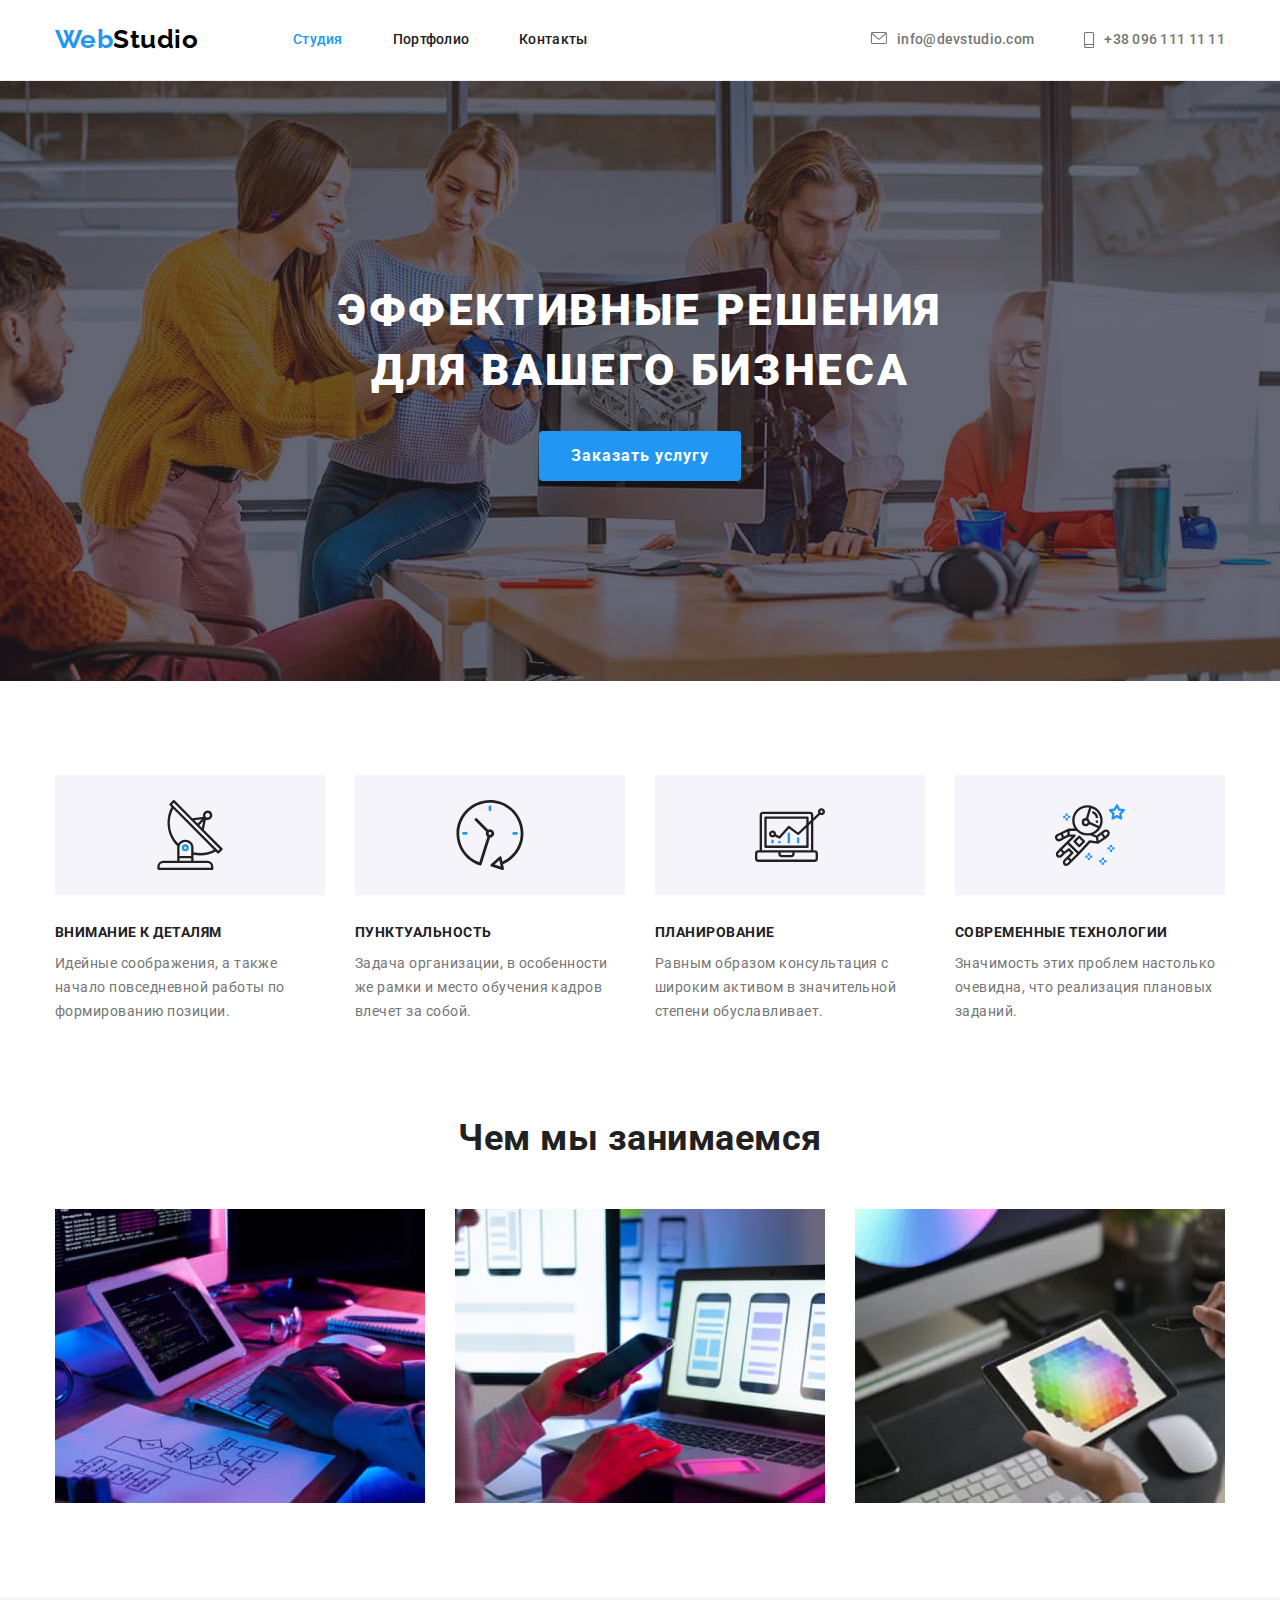
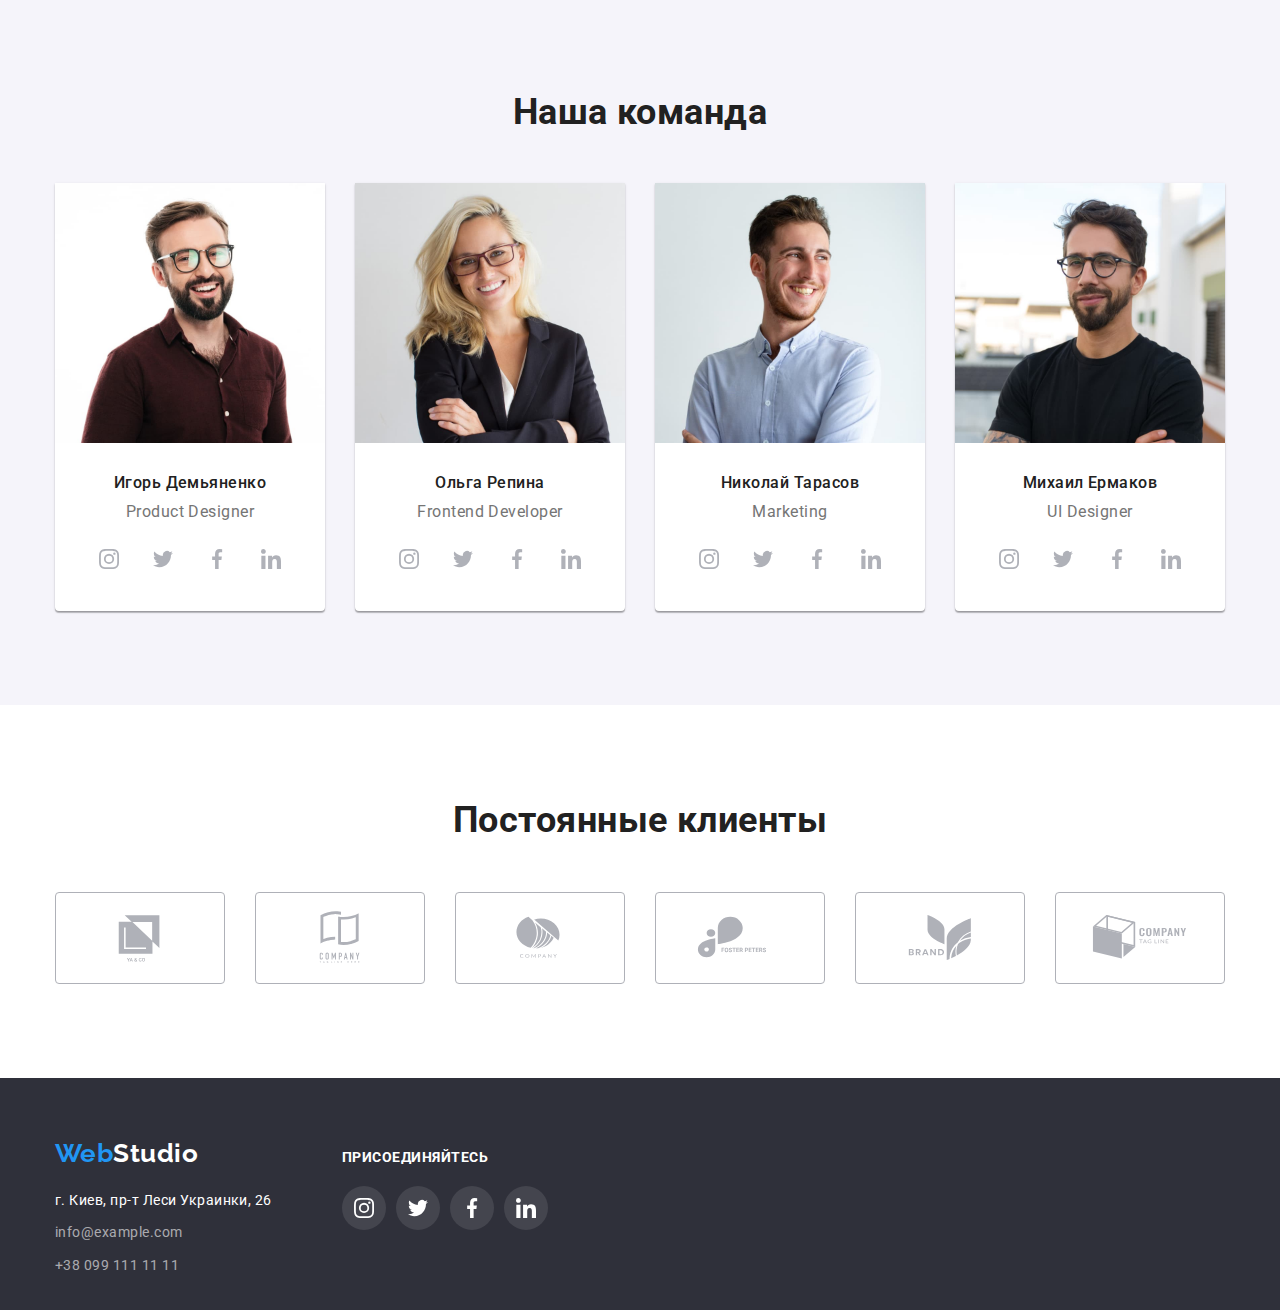
<file: index.html>
<!DOCTYPE html>
<html lang="ru">
  <head>
    <meta charset="UTF-8" />
    <meta http-equiv="X-UA-Compatible" content="IE=edge" />
    <meta name="viewport" content="width=device-width, initial-scale=1.0" />
    <link rel="preconnect" href="https://fonts.googleapis.com" />
    <link rel="preconnect" href="https://fonts.gstatic.com" crossorigin />
    <link
      href="https://fonts.googleapis.com/css2?family=Raleway:wght@700&family=Roboto:wght@400;500;700;900&display=swap"
      rel="stylesheet"
    />
    <title>Document</title>
    <link
      rel="stylesheet"
      href="https://cdnjs.cloudflare.com/ajax/libs/modern-normalize/1.1.0/modern-normalize.min.css"
    />
    <link rel="stylesheet" href="./css/styles.css" />
  </head>
  <body>
    <!--Шапка-->
    <header class="header">
      <div class="container main-nav">
        <nav class="site-nav">
          <a href="./index.html" class="logo"
            ><span class="accent">Web</span>Studio</a
          >
          <ul class="site-nav list">
            <li class="item">
              <a href="./index.html" class="link current">Студия</a>
            </li>
            <li class="item">
              <a href="./portfolio.html" class="link">Портфолио</a>
            </li>
            <li class="item"><a href="" class="link">Контакты</a></li>
          </ul>
        </nav>
        <ul class="site-contacts list">
          <li class="item">
            <a class="link" href="mailto:info@devstudio.com">
              <svg class="contact-icon" width="16" height="12">
                <use
                  href="./images/icons.svg/symbol-defs.svg#icon-envelope"
                ></use>
              </svg>
              info@devstudio.com</a
            >
          </li>
          <li class="item">
            <a class="link" href="tel:+38 096 111 11 11">
              <svg class="contact-icon" width="10" height="16">
                <use
                  href="./images/icons.svg/symbol-defs.svg#icon-smartphone"
                ></use>
              </svg>
              +38 096 111 11 11</a
            >
          </li>
        </ul>
      </div>
    </header>

    <!-- Main -->
    <main>
      <!--Герой-->
      <div>
        <section class="hero">
          <div class="container">
            <h1 class="hero-title">Эффективные решения для вашего бизнеса</h1>
            <button type="button" class="hero-button">Заказать услугу</button>
          </div>
        </section>
      </div>

      <!--Преимущества-->
      <section class="section">
        <div class="container">
          <h2 class="visually-hidden">Преимущества</h2>
          <ul class="feature list">
            <li class="feature-card">
              <div class="features">
                <svg class="feature-icon" width="70" height="70">
                  <use
                    href="./images/icons.svg/symbol-defs.svg#icon-antenna"
                  ></use>
                </svg>
              </div>
              <h3 class="section-work">Внимание к деталям</h3>
              <p class="paragraf">
                Идейные соображения, а также начало повседневной работы по
                формированию позиции.
              </p>
            </li>
            <li class="feature-card">
              <div class="features">
                <svg class="feature-icon" width="70" height="70">
                  <use
                    href="./images/icons.svg/symbol-defs.svg#icon-clock"
                  ></use>
                </svg>
              </div>
              <h3 class="section-work">Пунктуальность</h3>
              <p class="paragraf">
                Задача организации, в особенности же рамки и место обучения
                кадров влечет за собой.
              </p>
            </li>
            <li class="feature-card">
              <div class="features">
                <svg class="feature-icon" width="70" height="70">
                  <use
                    href="./images/icons.svg/symbol-defs.svg#icon-diagram"
                  ></use>
                </svg>
              </div>
              <h3 class="section-work">Планирование</h3>
              <p class="paragraf">
                Равным образом консультация с широким активом в значительной
                степени обуславливает.
              </p>
            </li>
            <li class="feature-card">
              <div class="features">
                <svg class="feature-icon" width="70" height="70">
                  <use
                    href="./images/icons.svg/symbol-defs.svg#icon-astronaut"
                  ></use>
                </svg>
              </div>
              <h3 class="section-work">Современные технологии</h3>
              <p class="paragraf">
                Значимость этих проблем настолько очевидна, что реализация
                плановых заданий.
              </p>
            </li>
          </ul>
        </div>
      </section>

      <!--Чем мы занимаемся-->
      <section class="section no-padding">
        <div class="container">
          <h2 class="section-title">Чем мы занимаемся</h2>
          <ul class="main-list list">
            <li class="item">
              <img
                src="./images/img1.jpg"
                alt="программист пишет код"
                width="370"
                height="294"
              />
            </li>
            <li class="item">
              <img
                src="./images/img2.jpg"
                alt="программист пишет код для приложения на смартфон"
                width="370"
                height="294"
              />
            </li>
            <li class="item">
              <img
                src="./images/img3.jpg"
                alt="дизайнер держит цветовую паллету"
                width="370"
                height="294"
              />
            </li>
          </ul>
        </div>
      </section>

      <!--Наша команда-->
      <section class="team">
        <div class="container">
          <h2 class="team-title">Наша команда</h2>
          <ul class="main-list list">
            <li class="cards">
              <img
                src="./images/img4.jpg"
                alt="фото Игоря Демьяненко"
                width="270"
                height="260"
              />
              <div class="team-text">
                <h3 class="team-names">Игорь Демьяненко</h3>
                <p lang="en">Product Designer</p>
                <ul class="team-soc-list list">
                  <li class="team-soc-item">
                    <a href="" class="team-soc-link link">
                      <svg class="team-soc-icon" width="20" height="20">
                        <use
                          href="./images/icons.svg/symbol-defs.svg#icon-instagram"
                        ></use>
                      </svg>
                    </a>
                  </li>
                  <li class="team-soc-item">
                    <a href="" class="team-soc-link link">
                      <svg class="team-soc-icon" width="20" height="20">
                        <use
                          href="./images/icons.svg/symbol-defs.svg#icon-twitter"
                        ></use>
                      </svg>
                    </a>
                  </li>
                  <li class="team-soc-item">
                    <a href="" class="team-soc-link link">
                      <svg class="team-soc-icon" width="20" height="20">
                        <use
                          href="./images/icons.svg/symbol-defs.svg#icon-facebook"
                        ></use>
                      </svg>
                    </a>
                  </li>
                  <li class="team-soc-item">
                    <a href="" class="team-soc-link link">
                      <svg class="team-soc-icon" width="20" height="20">
                        <use
                          href="./images/icons.svg/symbol-defs.svg#icon-linkedin"
                        ></use>
                      </svg>
                    </a>
                  </li>
                </ul>
              </div>
            </li>
            <li class="cards">
              <img
                src="./images/img5.jpg"
                alt="фото Ольги Репиной"
                width="270"
                height="260"
              />
              <div class="team-text">
                <h3 class="team-names">Ольга Репина</h3>
                <p lang="en">Frontend Developer</p>
                <ul class="team-soc-list list">
                  <li class="team-soc-item">
                    <a href="" class="team-soc-link link">
                      <svg class="team-soc-icon" width="20" height="20">
                        <use
                          href="./images/icons.svg/symbol-defs.svg#icon-instagram"
                        ></use>
                      </svg>
                    </a>
                  </li>
                  <li class="team-soc-item">
                    <a href="" class="team-soc-link link">
                      <svg class="team-soc-icon" width="20" height="20">
                        <use
                          href="./images/icons.svg/symbol-defs.svg#icon-twitter"
                        ></use>
                      </svg>
                    </a>
                  </li>
                  <li class="team-soc-item">
                    <a href="" class="team-soc-link link">
                      <svg class="team-soc-icon" width="20" height="20">
                        <use
                          href="./images/icons.svg/symbol-defs.svg#icon-facebook"
                        ></use>
                      </svg>
                    </a>
                  </li>
                  <li class="team-soc-item">
                    <a href="" class="team-soc-link link">
                      <svg class="team-soc-icon" width="20" height="20">
                        <use
                          href="./images/icons.svg/symbol-defs.svg#icon-linkedin"
                        ></use>
                      </svg>
                    </a>
                  </li>
                </ul>
              </div>
            </li>
            <li class="cards">
              <img
                src="./images/img6.jpg"
                alt="фото Николая Тарасова"
                width="270"
                height="260"
              />
              <div class="team-text">
                <h3 class="team-names">Николай Тарасов</h3>
                <p lang="en">Marketing</p>
                <ul class="team-soc-list list">
                  <li class="team-soc-item">
                    <a href="" class="team-soc-link link">
                      <svg class="team-soc-icon" width="20" height="20">
                        <use
                          href="./images/icons.svg/symbol-defs.svg#icon-instagram"
                        ></use>
                      </svg>
                    </a>
                  </li>
                  <li class="team-soc-item">
                    <a href="" class="team-soc-link link">
                      <svg class="team-soc-icon" width="20" height="20">
                        <use
                          href="./images/icons.svg/symbol-defs.svg#icon-twitter"
                        ></use>
                      </svg>
                    </a>
                  </li>
                  <li class="team-soc-item">
                    <a href="" class="team-soc-link link">
                      <svg class="team-soc-icon" width="20" height="20">
                        <use
                          href="./images/icons.svg/symbol-defs.svg#icon-facebook"
                        ></use>
                      </svg>
                    </a>
                  </li>
                  <li class="team-soc-item">
                    <a href="" class="team-soc-link link">
                      <svg class="team-soc-icon" width="20" height="20">
                        <use
                          href="./images/icons.svg/symbol-defs.svg#icon-linkedin"
                        ></use>
                      </svg>
                    </a>
                  </li>
                </ul>
              </div>
            </li>
            <li class="cards">
              <img
                src="./images/img7.jpg"
                alt="фото Михаила Ермакова"
                width="270"
                height="260"
              />
              <div class="team-text">
                <h3 class="team-names">Михаил Ермаков</h3>
                <p lang="en">UI Designer</p>
                <ul class="team-soc-list list">
                  <li class="team-soc-item">
                    <a href="" class="team-soc-link link">
                      <svg class="team-soc-icon" width="20" height="20">
                        <use
                          href="./images/icons.svg/symbol-defs.svg#icon-instagram"
                        ></use>
                      </svg>
                    </a>
                  </li>
                  <li class="team-soc-item">
                    <a href="" class="team-soc-link link">
                      <svg class="team-soc-icon" width="20" height="20">
                        <use
                          href="./images/icons.svg/symbol-defs.svg#icon-twitter"
                        ></use>
                      </svg>
                    </a>
                  </li>
                  <li class="team-soc-item">
                    <a href="" class="team-soc-link link">
                      <svg class="team-soc-icon" width="20" height="20">
                        <use
                          href="./images/icons.svg/symbol-defs.svg#icon-facebook"
                        ></use>
                      </svg>
                    </a>
                  </li>
                  <li class="team-soc-item">
                    <a href="" class="team-soc-link link">
                      <svg class="team-soc-icon" width="20" height="20">
                        <use
                          href="./images/icons.svg/symbol-defs.svg#icon-linkedin"
                        ></use>
                      </svg>
                    </a>
                  </li>
                </ul>
              </div>
            </li>
          </ul>
        </div>
      </section>

      <!-- Постоянные клиенты -->
      <section class="section">
        <div class="container">
          <h2 class="section-title">Постоянные клиенты</h2>
          <ul class="clients list">
            <li class="clients-item">
              <a href="" class="clients-link link">
                <svg class="clients-icon" width="106" height="60">
                  <use
                    href="./images/icons.svg/symbol-defs.svg#icon-logo1"
                  ></use>
                </svg>
              </a>
            </li>
            <li class="clients-item">
              <a href="" class="clients-link link">
                <svg class="clients-icon" width="106" height="60">
                  <use
                    href="./images/icons.svg/symbol-defs.svg#icon-logo2"
                  ></use>
                </svg>
              </a>
            </li>
            <li class="clients-item">
              <a href="" class="clients-link link">
                <svg class="clients-icon" width="106" height="60">
                  <use
                    href="./images/icons.svg/symbol-defs.svg#icon-logo3"
                  ></use>
                </svg>
              </a>
            </li>
            <li class="clients-item">
              <a href="" class="clients-link link">
                <svg class="clients-icon" width="106" height="60">
                  <use
                    href="./images/icons.svg/symbol-defs.svg#icon-logo4"
                  ></use>
                </svg>
              </a>
            </li>
            <li class="clients-item">
              <a href="" class="clients-link link">
                <svg class="clients-icon" width="106" height="60">
                  <use
                    href="./images/icons.svg/symbol-defs.svg#icon-logo5"
                  ></use>
                </svg>
              </a>
            </li>
            <li class="clients-item">
              <a href="" class="clients-link link">
                <svg class="clients-icon" width="106" height="60">
                  <use
                    href="./images/icons.svg/symbol-defs.svg#icon-logo6"
                  ></use>
                </svg>
              </a>
            </li>
          </ul>
        </div>
      </section>
    </main>

    <!--Футер-->
    <footer class="footer">
      <div class="container">
        <div class="footer-content">
          <a href="./index.html" class="logo-footer"
            ><span class="accent">Web</span>Studio</a
          >
          <address>
            <ul class="list">
              <li>
                <a
                  href="https://www.google.com/maps/d/u/0/viewer?mid=10uSM3H-mIU3GznYo2szRIEphczw&hl=en_US&ll=50.42732700000001%2C30.538092&z=17"
                  target="_blank"
                  rel="noreferrer noopener"
                  class="adress"
                >
                  г. Киев, пр-т Леси Украинки, 26
                </a>
              </li>
              <li>
                <a href="mailto:info@example.com" class="footer-contacts"
                  >info@example.com</a
                >
              </li>
              <li>
                <a href="tel=+380991111111" class="footer-contacts no-margin"
                  >+38 099 111 11 11</a
                >
              </li>
            </ul>
          </address>
        </div>
        <div class="footer-soc">
          <h3 class="footer-soc-title">Присоединяйтесь</h3>
          <ul class="footer-soc-list list">
            <li class="footer-soc-item">
              <a href="" class="footer-soc-link link">
                <svg class="footer-soc-icon" width="20" height="20">
                  <use
                    href="./images/icons.svg/symbol-defs.svg#icon-instagram"
                  ></use>
                </svg>
              </a>
            </li>
            <li class="footer-soc-item">
              <a href="" class="footer-soc-link link">
                <svg class="footer-soc-icon" width="20" height="20">
                  <use
                    href="./images/icons.svg/symbol-defs.svg#icon-twitter"
                  ></use>
                </svg>
              </a>
            </li>
            <li class="footer-soc-item">
              <a href="" class="footer-soc-link link">
                <svg class="footer-soc-icon" width="20" height="20">
                  <use
                    href="./images/icons.svg/symbol-defs.svg#icon-facebook"
                  ></use>
                </svg>
              </a>
            </li>
            <li class="footer-soc-item">
              <a href="" class="footer-soc-link link">
                <svg class="footer-soc-icon" width="20" height="20">
                  <use
                    href="./images/icons.svg/symbol-defs.svg#icon-linkedin"
                  ></use>
                </svg>
              </a>
            </li>
          </ul>
        </div>
      </div>
    </footer>
  </body>
</html>
</file>
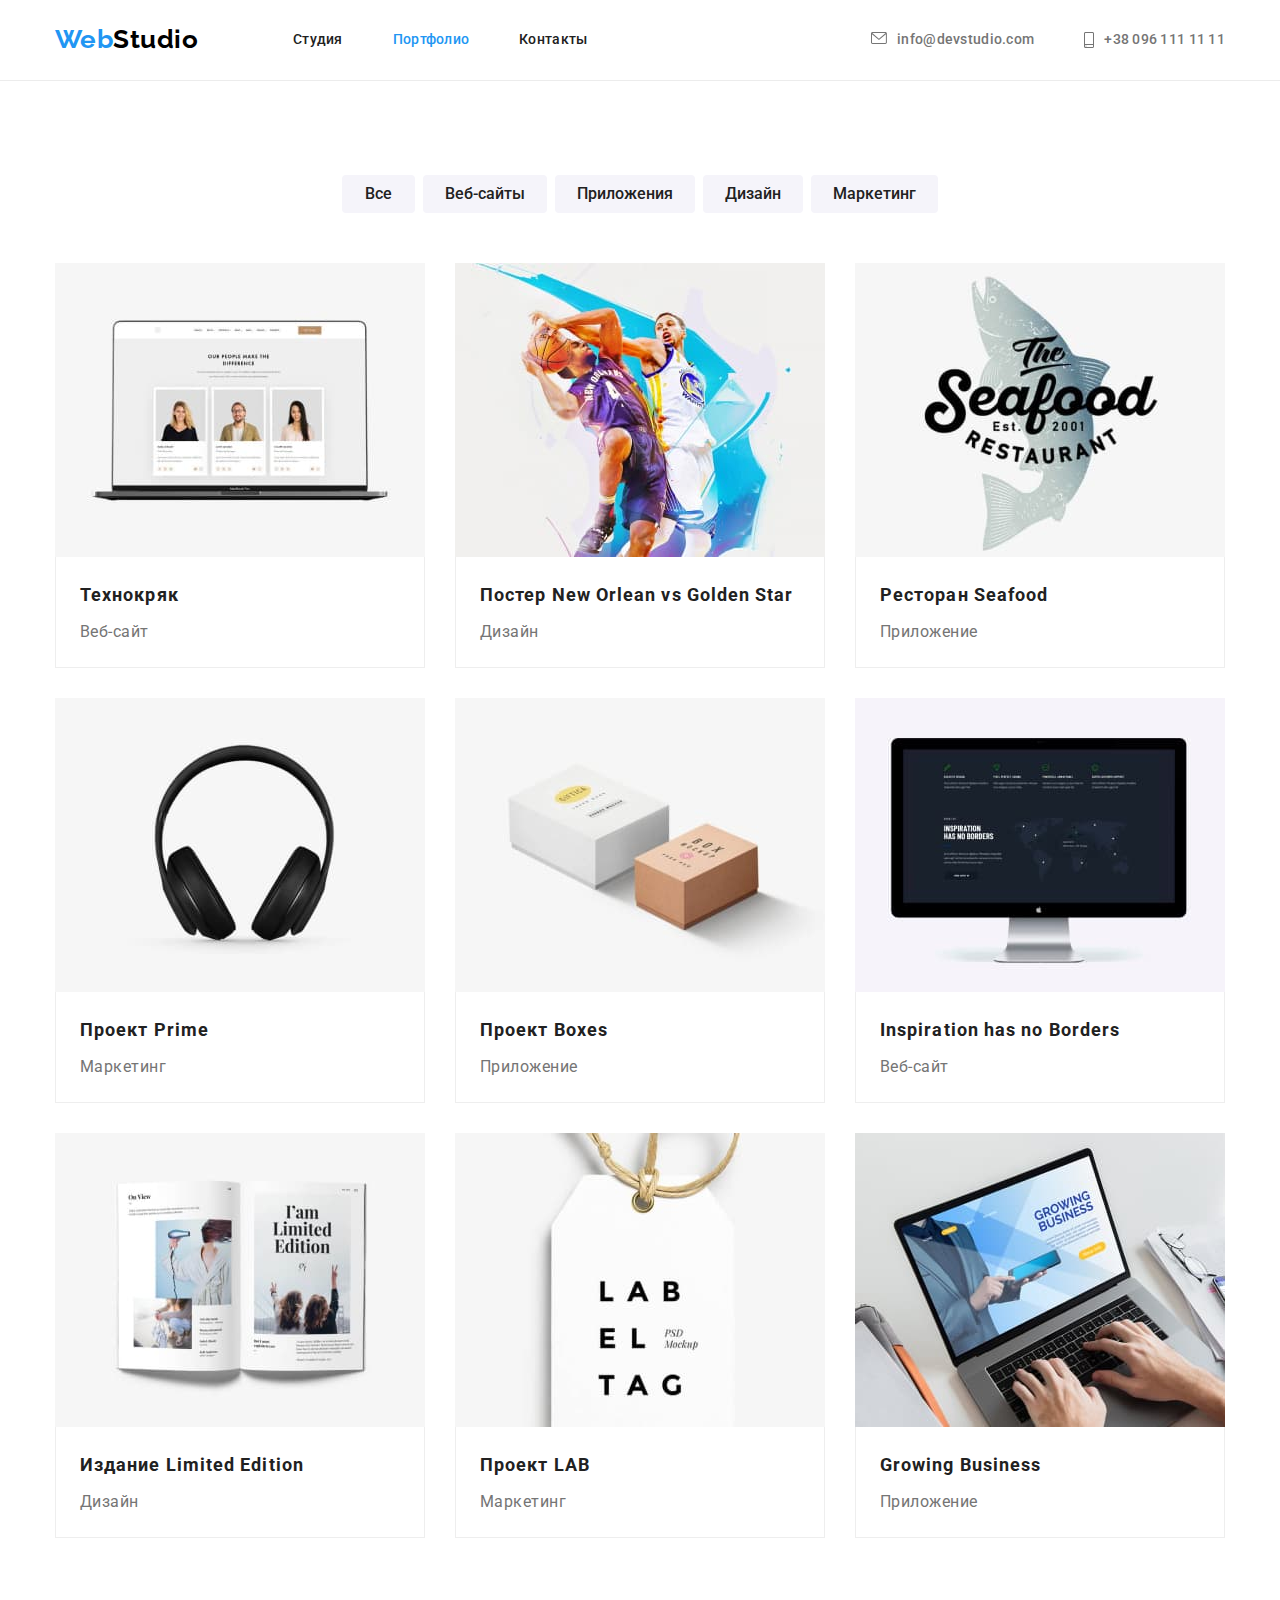
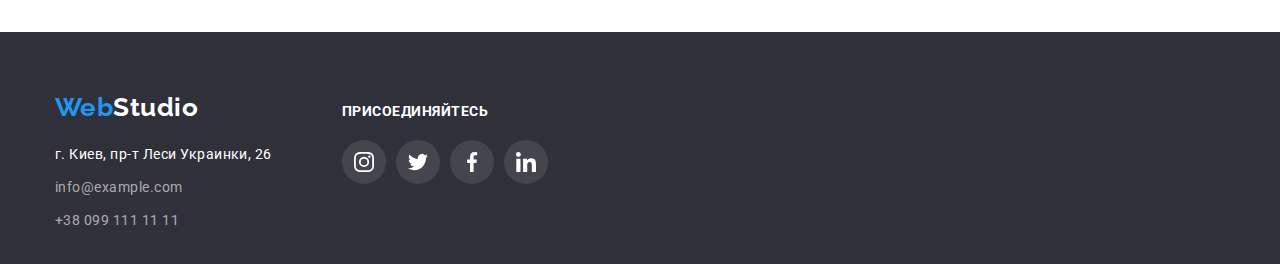
<file: portfolio.html>
<!DOCTYPE html>
<html lang="ru">
  <head>
    <meta charset="UTF-8" />
    <meta http-equiv="X-UA-Compatible" content="IE=edge" />
    <meta name="viewport" content="width=device-width, initial-scale=1.0" />
    <link rel="preconnect" href="https://fonts.googleapis.com" />
    <link rel="preconnect" href="https://fonts.gstatic.com" crossorigin />
    <link
      href="https://fonts.googleapis.com/css2?family=Raleway:wght@700&family=Roboto:wght@400;500;700;900&display=swap"
      rel="stylesheet"
    />
    <title>Document</title>
    <link
      rel="stylesheet"
      href="https://cdnjs.cloudflare.com/ajax/libs/modern-normalize/1.1.0/modern-normalize.min.css"
    />
    <link rel="stylesheet" href="./css/styles.css" />
  </head>
  <body>
    <!--Шапка-->
    <header class="header">
      <div class="container main-nav">
        <nav class="site-nav">
          <a href="./index.html" class="logo"
            ><span class="accent">Web</span>Studio</a
          >
          <ul class="site-nav list">
            <li class="item">
              <a href="./index.html" class="link">Студия</a>
            </li>
            <li class="item">
              <a href="./portfolio.html" class="link current">Портфолио</a>
            </li>
            <li class="item"><a href="" class="link">Контакты</a></li>
          </ul>
        </nav>
        <ul class="site-contacts list">
          <li class="item">
            <a class="link" href="mailto:info@devstudio.com">
              <svg class="contact-icon" width="16" height="12">
                <use
                  href="./images/icons.svg/symbol-defs.svg#icon-envelope"
                ></use>
              </svg>
              info@devstudio.com</a
            >
          </li>
          <li class="item">
            <a class="link" href="tel:+38 096 111 11 11">
              <svg class="contact-icon" width="10" height="16">
                <use
                  href="./images/icons.svg/symbol-defs.svg#icon-smartphone"
                ></use>
              </svg>
              +38 096 111 11 11</a
            >
          </li>
        </ul>
      </div>
    </header>

    <main>
      <section class="section">
        <div class="container">
          <!--Скрыть заголовок h1-->
          <h1 class="visually-hidden">Портфолио</h1>
          <ul class="filter list">
            <li class="item">
              <button type="button" class="filter-button">Все</button>
            </li>
            <li class="item">
              <button type="button" class="filter-button">Веб-сайты</button>
            </li>
            <li class="item">
              <button type="button" class="filter-button">Приложения</button>
            </li>
            <li class="item">
              <button type="button" class="filter-button">Дизайн</button>
            </li>
            <li class="item">
              <button type="button" class="filter-button">Маркетинг</button>
            </li>
          </ul>
          <ul class="list works">
            <li class="element">
              <img
                src="./images/img8.jpg"
                alt="Сайт на экране ноутбука"
                width="370"
                height="294"
              />
              <div class="cards-title">
                <h2 class="client">Технокряк</h2>
                <p class="category">Веб-сайт</p>
              </div>
            </li>
            <li class="element">
              <img
                src="./images/img9.jpg"
                alt="Баскетболисты в прыжке>"
                width="370"
                height="294"
              />
              <div class="cards-title">
                <h2 class="client">Постер New Orlean vs Golden Star</h2>
                <p class="category">Дизайн</p>
              </div>
            </li>
            <li class="element">
              <img
                src="./images/img10.jpg"
                alt="Название ресторана на фоне рыбы"
                width="370"
                height="294"
              />
              <div class="cards-title">
                <h2 class="client">Ресторан Seafood</h2>
                <p class="category">Приложение</p>
              </div>
            </li>
            <li class="element">
              <img
                src="./images/img11.jpg"
                alt="Черные наушники"
                width="370"
                height="294"
              />
              <div class="cards-title">
                <h2 class="client">Проект Prime</h2>
                <p class="category">Маркетинг</p>
              </div>
            </li>
            <li class="element">
              <img
                src="./images/img12.jpg"
                alt="Белая и коричнивая коробки"
                width="370"
                height="294"
              />
              <div class="cards-title">
                <h2 class="client">Проект Boxes</h2>
                <p class="category">Приложение</p>
              </div>
            </li>
            <li class="element">
              <img
                src="./images/img13.jpg"
                alt="Сайт на экране монитора"
                width="370"
                height="294"
              />
              <div class="cards-title">
                <h2 class="client">Inspiration has no Borders</h2>
                <p class="category">Веб-сайт</p>
              </div>
            </li>
            <li class="element">
              <img
                src="./images/img14.jpg"
                alt="Разворот книги"
                width="370"
                height="294"
              />
              <div class="cards-title">
                <h2 class="client">Издание Limited Edition</h2>
                <p class="category">Дизайн</p>
              </div>
            </li>
            <li class="element">
              <img
                src="./images/img15.jpg"
                alt="Бирка"
                width="370"
                height="294"
              />
              <div class="cards-title">
                <h2 class="client">Проект LAB</h2>
                <p class="category">Маркетинг</p>
              </div>
            </li>
            <li class="element">
              <img
                src="./images/img16.jpg"
                alt="Человек печатает на клавиатуре"
                width="370"
                height="294"
              />
              <div class="cards-title">
                <h2 class="client">Growing Business</h2>
                <p class="category">Приложение</p>
              </div>
            </li>
          </ul>
        </div>
      </section>
    </main>

    <!--Футер-->
    <footer class="footer">
      <div class="container">
        <div class="footer-content">
          <a href="./index.html" class="logo-footer"
            ><span class="accent">Web</span>Studio</a
          >
          <address>
            <ul class="list">
              <li>
                <a
                  href="https://www.google.com/maps/d/u/0/viewer?mid=10uSM3H-mIU3GznYo2szRIEphczw&hl=en_US&ll=50.42732700000001%2C30.538092&z=17"
                  target="_blank"
                  rel="noreferrer noopener"
                  class="adress"
                >
                  г. Киев, пр-т Леси Украинки, 26
                </a>
              </li>
              <li>
                <a href="mailto:info@example.com" class="footer-contacts"
                  >info@example.com</a
                >
              </li>
              <li>
                <a href="tel=+380991111111" class="footer-contacts no-margin"
                  >+38 099 111 11 11</a
                >
              </li>
            </ul>
          </address>
        </div>
        <div class="footer-soc">
          <h3 class="footer-soc-title">Присоединяйтесь</h3>
          <ul class="footer-soc-list list">
            <li class="footer-soc-item">
              <a href="" class="footer-soc-link link">
                <svg class="footer-soc-icon" width="20" height="20">
                  <use
                    href="./images/icons.svg/symbol-defs.svg#icon-instagram"
                  ></use>
                </svg>
              </a>
            </li>
            <li class="footer-soc-item">
              <a href="" class="footer-soc-link link">
                <svg class="footer-soc-icon" width="20" height="20">
                  <use
                    href="./images/icons.svg/symbol-defs.svg#icon-twitter"
                  ></use>
                </svg>
              </a>
            </li>
            <li class="footer-soc-item">
              <a href="" class="footer-soc-link link">
                <svg class="footer-soc-icon" width="20" height="20">
                  <use
                    href="./images/icons.svg/symbol-defs.svg#icon-facebook"
                  ></use>
                </svg>
              </a>
            </li>
            <li class="footer-soc-item">
              <a href="" class="footer-soc-link link">
                <svg class="footer-soc-icon" width="20" height="20">
                  <use
                    href="./images/icons.svg/symbol-defs.svg#icon-linkedin"
                  ></use>
                </svg>
              </a>
            </li>
          </ul>
        </div>
      </div>
    </footer>
  </body>
</html>
</file>
<file: css/styles.css>
:root {
    --primary-text-color: #757575;
    --title-text-color: #212121;
    --axent-color: #2196F3;
    --white-color: #FFFFFF;
    --logo-main-color: #000000;
    --primary-background-color: #FFFFFF;
    --secondary-background-color: #F5F4FA;
    --axent-background-color: #2F303A;
    --footer-contacts-color: rgba(255, 255, 255, 0.6);
    --header-border-color: #ECECEC;
    --cards-border-color: #EEEEEE;
    --icon-color: #AFB1B8;
}

body {
    font-family: roboto, sans-serif;
    background-color: var(--primary-background-color);
    color: var(--primary-text-color);
    letter-spacing: 0.03em;
}

img {
    display: block;
    min-width: 100%;
    height: auto;
}

.list {
    list-style: none;
}  

h1, h2, h3, h4, h5, h6, ul, p {
    margin: 0;
    padding: 0;
}

/* Шапка */
.header {
    border-bottom: 1px solid var(--header-border-color);
}

.container {
    margin: 0 auto;
    padding: 0 15px;
    width: 1200px;
}

.main-nav {
    display: flex;
    align-items: center;
}

.logo {
    display: flex;
    padding-top: 24px;
    padding-bottom: 25px;
    margin-right: 93px;
    width: 145px;

    font-family: raleway, sans-serif; 
    color:var(--logo-main-color);
    font-weight: 700;
    font-size: 26px;
    line-height: 1.19;
    text-decoration: none;
}

.logo .accent {
    color: var(--axent-color);
}

/* site-nav */
 .site-nav {
    display: flex;
}

 .site-nav .item:not(:last-child) {
     margin-right: 50px;
 }

 .site-nav .link {
    display: block;
    padding-top: 32px;
    padding-bottom: 32px;

    font-family:inherit;
    color: var(--title-text-color);
    font-weight: 500;
    font-size: 14px;
    line-height: 1.14;
    letter-spacing: 0.02em;
    text-decoration: none;
}

.link:hover,
.link:focus {
    color: var(--axent-color);
} 

.site-nav .link.current {
    color: #2196F3;
}

/* site-contacts */

.site-contacts {
    display: flex;
    margin-left: auto;
}

.site-contacts .item:not(:last-child) {
    margin-right: 50px;
}

.site-contacts .link {
    display: flex;
    padding-top: 32px;
    padding-bottom: 32px;

    font-family: inherit;
    color: var(--primary-text-color);
    font-weight: 500;
    font-size: 14px;
    line-height: 1.14;
    letter-spacing: 0.02em;
    text-decoration: none;
}

.link:hover,
.link:focus {
    color: var(--axent-color);
}

.contact-icon {
    display: block;
    margin-right: 10px;
    fill: currentColor;
}

/* hero */
.hero {
    padding-top: 200px;
    padding-bottom: 200px;
    margin-left: auto;
    margin-right: auto;

    max-width: 1600px;
    height: 600px;
    background-color: var(--axent-background-color);
    background-image: linear-gradient(rgba(47, 48, 58, 0.4), rgba(47, 48, 58, 0.4)),
    url("../images/Img17.jpg");
    background-repeat: no-repeat;
    background-position: center;
    background-size: cover;

    color: var(--white-color);
    text-align: center;
}

.hero-title {
    margin-bottom: 30px;
    margin-right: auto;
    margin-left: auto;

    max-width: 696px;
  
    font-weight: 900;
    font-size: 44px;
    line-height: 1.36;
    letter-spacing: 0.06em;
    text-transform: uppercase;
}

.hero-button {
    display: inline-block;
    box-shadow: 0px 4px 4px rgba(0, 0, 0, 0.15);
    border: none;
    border-radius: 4px;
    padding: 10px 32px;
    min-width: 200px;

    background-color: var(--axent-color);
    color: inherit;
    font-family: inherit;
    font-weight: 700;
    font-size: 16px;
    line-height: 1.88;
    letter-spacing: 0.06em;
    cursor: pointer;
}

/* Преимущества */

.visually-hidden {
    position: absolute;
    white-space: nowrap;
    width: 1px;
    height: 1px;
    overflow: hidden;
    border: 0;
    padding: 0;
    clip: rect(0 0 0 0);
    clip-path: inset(50%);
    margin: -1px;
}

.section {
    padding-top: 94px;
    padding-bottom: 94px;
}

.section.no-padding {
    padding-top: 0;
}

.main-list, .feature {
    display: flex;
}

.main-list .item {
    width: 370px;
}

.main-list .item:not(:last-child) {
    margin-right: 30px;
}

.features {
    display: flex;
    margin-bottom: 30px;
    width: 270px;
    height: 120px;
    background: var(--secondary-background-color);
    justify-content: center;
    align-items: center;
}
.feature .feature-card {
    width: 270px;
}

.feature .feature-card:not(:last-child) {
    margin-right: 30px;
}
.feature-icon {
    border-radius: 4px;
}

.section-work {
    margin-bottom: 10px;

    color: var(--title-text-color);
    font-weight: 700;
    font-size: 14px;
    line-height: 1.14;
    text-transform: uppercase;
}

.paragraf {
    font-size: 14px;
    line-height: 1.72;
}

.main-list .cards {
    width: 270px;
    box-shadow: 0px 1px 3px rgba(0, 0, 0, 0.12), 0px 1px 1px rgba(0, 0, 0, 0.14), 0px 2px 1px rgba(0, 0, 0, 0.2);
    border-radius: 0px 0px 4px 4px;
}

.main-list .cards:not(:last-child) {
    margin-right: 30px;
}

.section-title, .team-title {
    margin-bottom: 50px;

    color: var(--title-text-color);
    font-weight: 700;
    font-size: 36px;
    line-height: 1.17;
    text-align: center;
}

/* team */

.team {
    padding-top: 94px;
    padding-bottom: 94px;
    
    background-color: var(--secondary-background-color);
    font-size: 16px;
    line-height: 1.19;
    text-align: center;
}

.team-text {
    padding-top: 30px;
    padding-bottom: 30px;
}
.team-names {
    margin-bottom: 10px;

    color: var(--title-text-color);
    font-weight: 500;
    font-size: 16px;
}

.team .cards {
    background-color: var(--primary-background-color);
}

.team-soc-list {
    display: flex;
    justify-content: center;
    margin-top: 16px;
}

.team-soc-item {
    border-radius: 50%;
    width: 44px;
    height: 44px;
    
}
.team-soc-item:not(:last-child){
    margin-right: 10px;
}

.team-soc-link {
    display: flex;
    width: 100%;
    height: 100%;
    border-radius: 50%;
    justify-content: center;
    align-items: center;
}

.team-soc-link:hover,
.team-soc-link:focus {
   background-color: var(--axent-color);
}

.team-soc-link:hover .team-soc-icon,
.team-soc-link:focus .team-soc-icon {
    fill: var(--white-color);
}

.team-soc-icon {
    fill: var(--icon-color);
}

/* Clients */

.clients {
    display: flex;
    justify-content: center;
    /* margin: 16px 30px; */
}

.clients-item {
    width: 170px;
    height: 92px;
    border: 1px solid var(--icon-color);
    border-radius: 4px;
}
.clients-item:hover,
.clients-item:focus {
    border: 1px solid var(--axent-color);
}

.clients-item:not(:last-child) {
    margin-right: 30px;
}
.clients-link {
    display: flex;
    width: 100%;
    height: 100%;
    justify-content: center;
    align-items: center;
}

.clients-link:hover,
.clients-link:focus {
    background-color: var(--white-color);
}

.clients-link:hover .clients-icon,
.clients-link:focus .clients-icon {
    fill: var(--axent-color);
}

.clients-icon {
    fill: var(--icon-color);
}

/* Footer */
.footer {
    padding-top: 60px;
    padding-bottom: 60px;
    background-color: var(--axent-background-color);
}

.footer >.container {
    display: flex;
    align-items: baseline;
}

.footer-content {
    max-width: 376px;
    max-height: 112px;
    margin-right: 70px;
}

.logo-footer {
    display: inline-block;
    margin-bottom: 20px;

    font-family: raleway, sans-serif;
    color: var(--white-color);
    font-weight: 700;
    font-size: 26px;
    line-height: 1.19;
    text-decoration: none;
}

.logo-footer .accent {
    color: var(--axent-color);
}

.adress {
    display: inline-block;
    margin-bottom: 9px;

    color: var(--white-color);
    font-style: normal;
    font-size: 14px;
    line-height: 1.71;
    text-decoration: none;
    }

.adress:hover,
.adress:focus {
    color: var(--axent-color);
}
        
.footer-contacts {
    display: inline-block;
    margin-bottom: 9px;
    color: var(--footer-contacts-color);
    font-style: normal;
    font-size: 14px;
    line-height: 1.71;
    text-decoration: none;
}

.footer-contacts.no-margin {
    margin-bottom: 0;
}

.footer-contacts:hover,
.footer-contacts:focus {
    color: var(--axent-color);
}

.footer-soc-title {
    margin-bottom: 20px;

    color: var(--white-color);
    font-weight: 700;
    font-size: 14px;
    line-height: 1.14;
    text-transform: uppercase;
}

.footer-soc-list {
    display: flex;
    justify-content: center;
    margin-top: 16px;
}

.footer-soc-item {
    /* display: flex; */
    width: 44px;
    height: 44px;
    border-radius: 50%;
    background-color: rgba(255, 255, 255, 0.1);
}

.footer-soc-item:not(:last-child) {
    margin-right: 10px;
}

.footer-soc-link {
    display: flex;
    width: 100%;
    height: 100%;
    border-radius: 50%;
    justify-content: center;
    align-items: center;
}

.footer-soc-link:hover,
.footer-soc-link:focus {
    background-color: var(--axent-color);
}

.footer-soc-link:hover .team-soc-icon,
.footer-soc-link:focus .team-soc-icon {
    fill: var(--white-color);
}

.footer-soc-icon {
    fill: var(--white-color);
}
/* page potfolio*/

.filter {
    display: flex;
    justify-content: center;
}

.filter-button {
    display: inline-block;
    border-radius: 4px;
    border: 0;
    padding: 6px 22px;
    min-width: 73px;

    color: var(--title-text-color);
    background-color: var(--secondary-background-color);
    font-family: inherit;
    font-weight: 500;
    font-size: 16px;
    line-height: 1.62;
    text-align: center;
    cursor: pointer;
}

.filter .item:not(:last-child) {
    margin-right: 8px;
}

.filter-button:hover,
.filter-button:focus {
    box-shadow: 0px 3px 1px rgba(0, 0, 0, 0.1), 0px 1px 2px rgba(0, 0, 0, 0.08), 0px 2px 2px rgba(0, 0, 0, 0.12);
    color: var(--white-color);
    background-color: var(--axent-color);
}

.filter.list {
    margin-bottom: 50px;
}

.list.works {
    display: flex;
    flex-wrap: wrap;
}

.element {
    width: 370px;
    margin-right: 30px;
    margin-bottom: 30px;
}

.element:nth-child(3n) {
    margin-right: 0;
}

.element:nth-last-child(-n+3) {
    margin-bottom: 0;
}

.element:hover {
    box-shadow: 0px 1px 1px rgba(0, 0, 0, 0.12), 0px 4px 4px rgba(0, 0, 0, 0.06), 1px 4px 6px rgba(0, 0, 0, 0.16);
}
.cards-title {
    padding: 20px 24px;
    border: 1px solid var(--cards-border-color);
    border-top: 0;
}

.client {
     margin-bottom: 4px;
    
    color: var(--title-text-color);
    font-weight: 700;
    font-size: 18px;
    line-height: 2.0;
    letter-spacing: 0.06em;
}
.category {
    font-size: 16px;
    line-height: 1.88;
}
</file>
